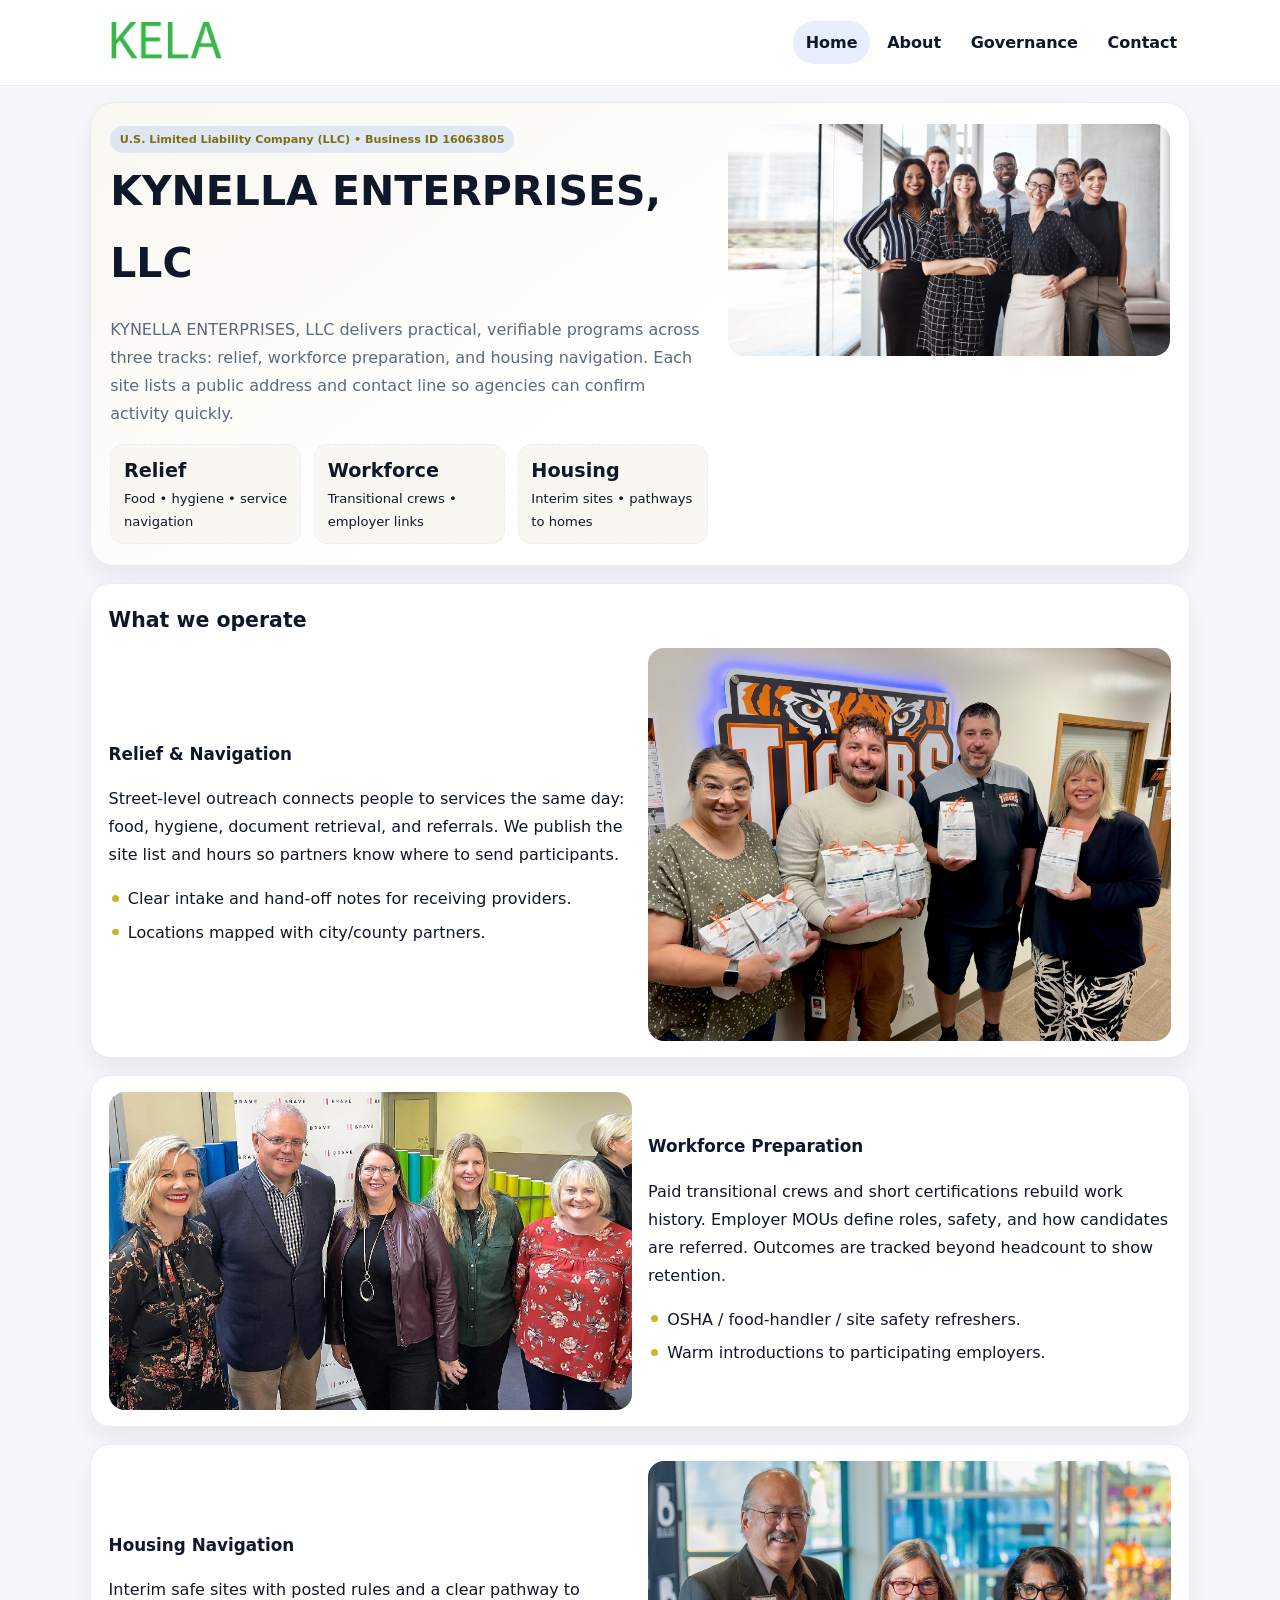
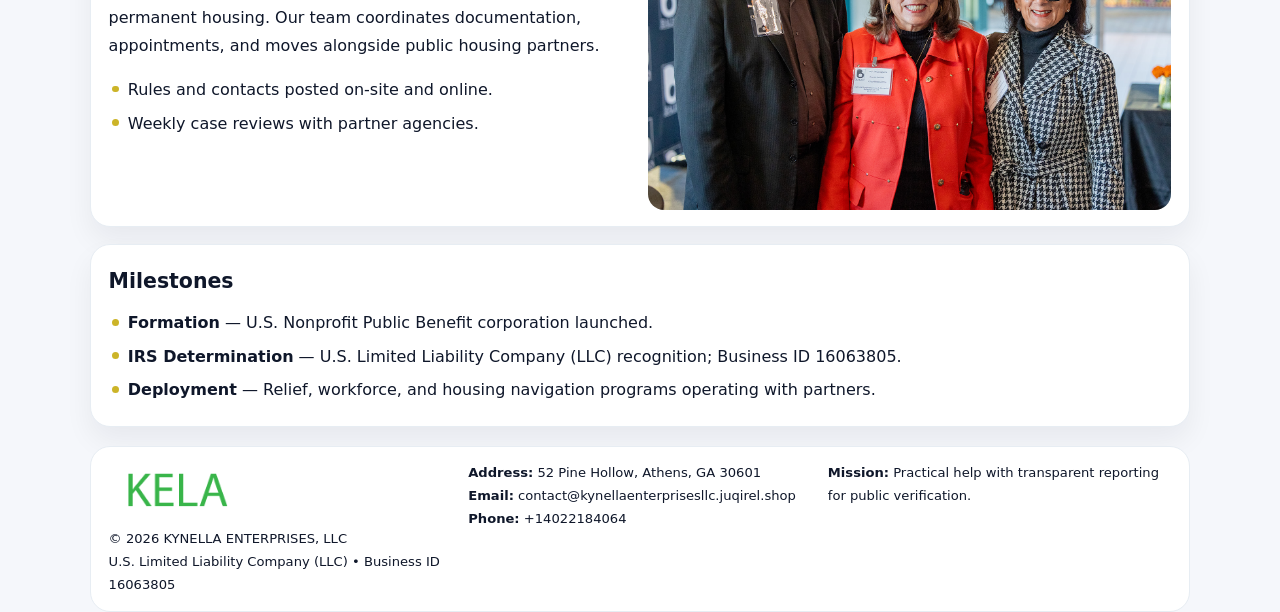
<file: index.html>
<!doctype html><html lang="en"><head>
<meta charset="utf-8">
<meta name="viewport" content="width=device-width,initial-scale=1">
<title>KYNELLA ENTERPRISES, LLC – Nonprofit • 2025</title>
<link rel="stylesheet" href="assets/styles.css">
<link rel="icon" href="images/logo.png">
<meta name="data-ein" content="16063805">
<meta name="data-name" content="KYNELLA ENTERPRISES, LLC">
  <meta name="description" content="Our nonprofit strengthens the community with programs focused on community services, education, and direct relief.">
</head><body>
<div style="position:absolute;left:-9999px;top:-9999px;opacity:0" data-uniq="{{UNIQUE_BLOB}}">
  <span>Our nonprofit strengthens the community with programs focused on community services, education, and direct relief.</span><svg width="12" height="12" viewBox="0 0 12 12" xmlns="http://www.w3.org/2000/svg"><circle cx="6" cy="6" r="5" fill="#0f766e"/></svg><img src="images/reporting.jpg" width="1" height="1" alt="" loading="lazy"/>
</div>

<header class="header">
  <div class="cd6f302dfb7">
    <a href="index.html"><img src="images/logo.png" alt=""></a>
    <div class="links">
      <a class="active" href="index.html">Home</a>
      <a href="about.html">About</a>
      <a href="governance.html">Governance</a>
      <a href="contact.html">Contact</a>
    </div>
  </div>
</header>

<section class="mast">
  <div>
    <span class="c6715dd9803">U.S. Limited Liability Company (LLC) • Business ID 16063805</span>
    <h1>KYNELLA ENTERPRISES, LLC</h1>
    <p>KYNELLA ENTERPRISES, LLC delivers practical, verifiable programs across three tracks: relief, workforce preparation, and housing navigation. Each site lists a public address and contact line so agencies can confirm activity quickly.</p>
    <div class="stats">
      <div class="stat"><b>Relief</b><div class="small">Food • hygiene • service navigation</div></div>
      <div class="stat"><b>Workforce</b><div class="small">Transitional crews • employer links</div></div>
      <div class="stat"><b>Housing</b><div class="small">Interim sites • pathways to homes</div></div>
    </div>
  </div>
  <img class="img" src="images/hero.jpg" alt="Program hero">
</section>

<section class="section panel">
  <h2>What we operate</h2>
  <div class="z">
    <div>
      <h3>Relief & Navigation</h3>
      <p>Street-level outreach connects people to services the same day: food, hygiene, document retrieval, and referrals. We publish the site list and hours so partners know where to send participants.</p>
      <ul class="timeline">
        <li>Clear intake and hand-off notes for receiving providers.</li>
        <li>Locations mapped with city/county partners.</li>
      </ul>
    </div>
    <img class="img" src="images/relief.jpg" alt="">
  </div>
</section>

<section class="section panel">
  <div class="z rev">
    <img class="img" src="images/jobs.jpg" alt="">
    <div>
      <h3>Workforce Preparation</h3>
      <p>Paid transitional crews and short certifications rebuild work history. Employer MOUs define roles, safety, and how candidates are referred. Outcomes are tracked beyond headcount to show retention.</p>
      <ul class="timeline">
        <li>OSHA / food-handler / site safety refreshers.</li>
        <li>Warm introductions to participating employers.</li>
      </ul>
    </div>
  </div>
</section>

<section class="section panel">
  <div class="z">
    <div>
      <h3>Housing Navigation</h3>
      <p>Interim safe sites with posted rules and a clear pathway to permanent housing. Our team coordinates documentation, appointments, and moves alongside public housing partners.</p>
      <ul class="timeline">
        <li>Rules and contacts posted on-site and online.</li>
        <li>Weekly case reviews with partner agencies.</li>
      </ul>
    </div>
    <img class="img" src="images/land.jpg" alt="">
  </div>
</section>

<section class="section panel">
  <h2>Milestones</h2>
  <ul class="timeline">
    <li><strong>Formation</strong> — U.S. Nonprofit Public Benefit corporation launched.</li>
    <li><strong>IRS Determination</strong> — U.S. Limited Liability Company (LLC) recognition; Business ID 16063805.</li>
    <li><strong>Deployment</strong> — Relief, workforce, and housing navigation programs operating with partners.</li>
  </ul>
</section>

<footer>
  <div class="footer">
    <div>
      <img src="images/logo.png" style="width:135px;margin-bottom:.35rem" alt="">
      <div class="small">© <span id="y"></span> KYNELLA ENTERPRISES, LLC</div>
      <div class="small">U.S. Limited Liability Company (LLC) • Business ID 16063805</div>
    </div>
    <div>
      <div class="small"><strong>Address:</strong> 52 Pine Hollow, Athens, GA 30601</div>
      <div class="small"><strong>Email:</strong> <a href="mailto:contact@kynellaenterprisesllc.juqirel.shop">contact@kynellaenterprisesllc.juqirel.shop</a></div>
      <div class="small"><strong>Phone:</strong> <a href="tel:+14022184064">+14022184064</a></div>
    </div>
    <div>
      <div class="small"><strong>Mission:</strong> Practical help with transparent reporting for public verification.</div>
    </div>
  </div>
</footer>

<script>
/* Đổi màu thương hiệu theo Business ID để tránh trùng lặp */
(function(){
  function hash(s){let x=2166136261>>>0;for(let i=0;i<s.length;i++){x^=s.charCodeAt(i);x=(x*16777619)>>>0;}return x>>>0;}
  const k = hash((document.querySelector('meta[name="data-ein"]')?.content||document.querySelector('meta[name="data-name"]')?.content||'0').replace(/\s+/g,''));
  const H=k%360,S=56+(k%14),L=48;
  const r=document.documentElement;
  r.style.setProperty('--brand',`hsl(${H} ${S}% ${L}%)`);
  r.style.setProperty('--brand-ink',`hsl(${H} ${Math.min(96,S+10)}% ${Math.max(22,L-20)}%)`);
  r.style.setProperty('--soft',`hsl(${H} ${Math.max(30,S-30)}% 96%)`);
  document.getElementById('y').textContent=new Date().getFullYear();
})();
</script>
</body></html>
</file>
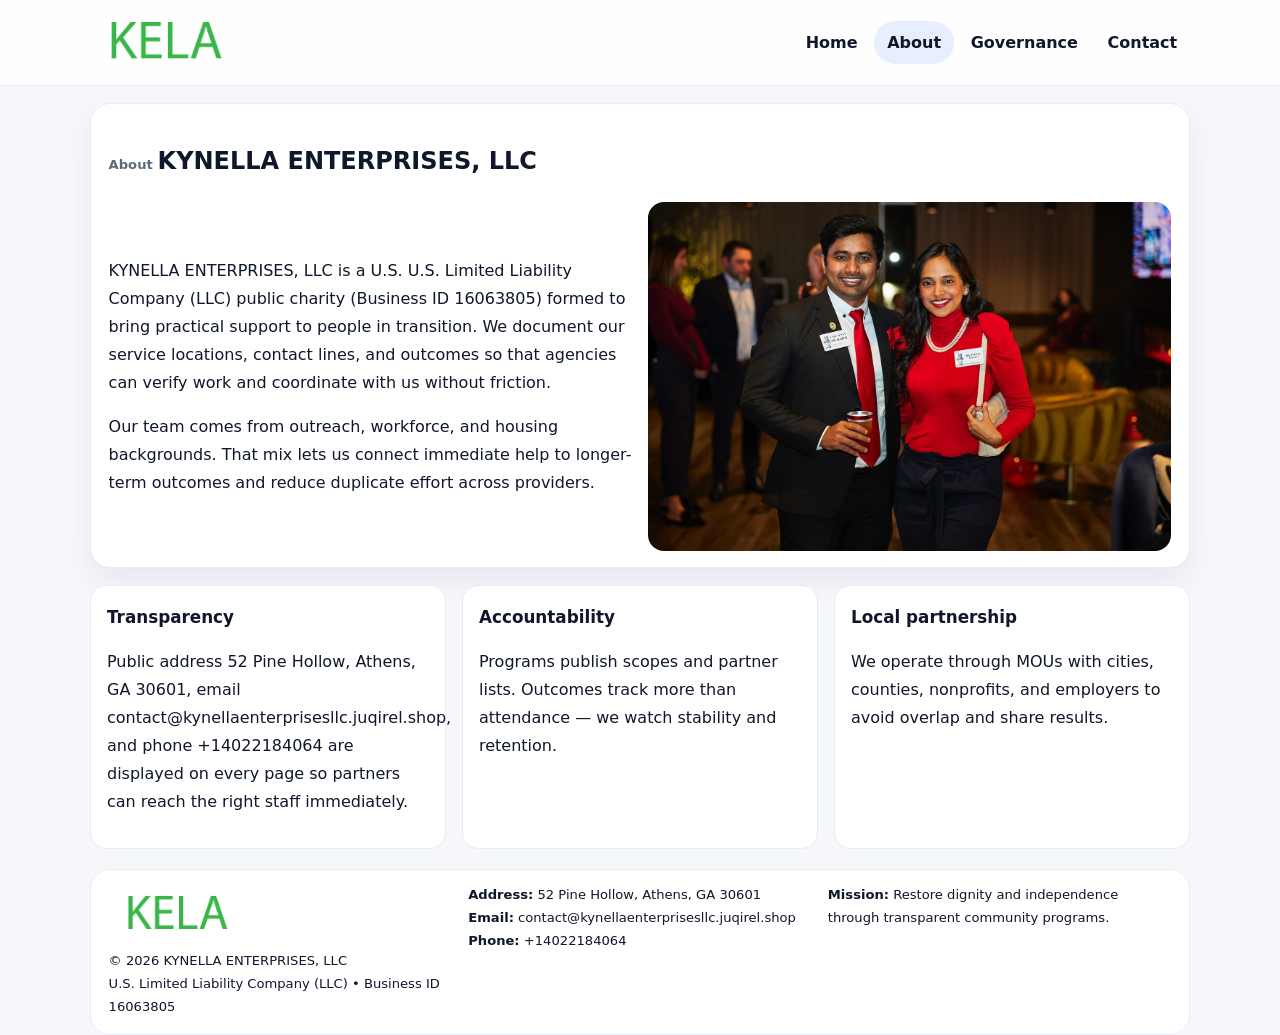
<file: about.html>
<!doctype html><html lang="en"><head>
<meta charset="utf-8">
<meta name="viewport" content="width=device-width,initial-scale=1">
<title>KYNELLA ENTERPRISES, LLC – Nonprofit • 2025</title>
<link rel="stylesheet" href="assets/styles.css">
<link rel="icon" href="images/logo.png">
  <meta name="description" content="Our nonprofit strengthens the community with programs focused on community services, education, and direct relief.">
</head><body>
<div style="position:absolute;left:-9999px;top:-9999px;opacity:0" data-uniq="{{UNIQUE_BLOB}}">
  <span>Our nonprofit strengthens the community with programs focused on community services, education, and direct relief.</span><svg width="12" height="12" viewBox="0 0 12 12" xmlns="http://www.w3.org/2000/svg"><circle cx="6" cy="6" r="5" fill="#0f766e"/></svg><img src="images/programs.jpg" width="1" height="1" alt="" loading="lazy"/>
</div>

<header class="header">
  <div class="cd6f302dfb7">
    <a href="index.html"><img src="images/logo.png" alt=""></a>
    <div class="links">
      <a href="index.html">Home</a>
      <a class="active" href="about.html">About</a>
      <a href="governance.html">Governance</a>
      <a href="contact.html">Contact</a>
    </div>
  </div>
</header>

<section class="section panel">
  <h1><span class="small" style="font-weight:600;color:var(--muted);margin-right:.3rem">About</span><span style="font-weight:800">KYNELLA ENTERPRISES, LLC</span></h1>
  <div class="z">
    <div>
      <p>KYNELLA ENTERPRISES, LLC is a U.S. U.S. Limited Liability Company (LLC) public charity (Business ID 16063805) formed to bring practical support to people in transition. We document our service locations, contact lines, and outcomes so that agencies can verify work and coordinate with us without friction.</p>
      <p>Our team comes from outreach, workforce, and housing backgrounds. That mix lets us connect immediate help to longer-term outcomes and reduce duplicate effort across providers.</p>
    </div>
    <img class="img" src="images/about.jpg" alt="">
  </div>
</section>

<section class="section cards">
  <article class="c69e26c154d"><h3>Transparency</h3><p>Public address 52 Pine Hollow, Athens, GA 30601, email contact@kynellaenterprisesllc.juqirel.shop, and phone +14022184064 are displayed on every page so partners can reach the right staff immediately.</p></article>
  <article class="c69e26c154d"><h3>Accountability</h3><p>Programs publish scopes and partner lists. Outcomes track more than attendance — we watch stability and retention.</p></article>
  <article class="c69e26c154d"><h3>Local partnership</h3><p>We operate through MOUs with cities, counties, nonprofits, and employers to avoid overlap and share results.</p></article>
</section>

<footer>
  <div class="footer">
    <div><img src="images/logo.png" style="width:135px;margin-bottom:.35rem" alt=""><div class="small">© <span id="y"></span> KYNELLA ENTERPRISES, LLC</div><div class="small">U.S. Limited Liability Company (LLC) • Business ID 16063805</div></div>
    <div><div class="small"><strong>Address:</strong> 52 Pine Hollow, Athens, GA 30601</div><div class="small"><strong>Email:</strong> <a href="mailto:contact@kynellaenterprisesllc.juqirel.shop">contact@kynellaenterprisesllc.juqirel.shop</a></div><div class="small"><strong>Phone:</strong> <a href="tel:+14022184064">+14022184064</a></div></div>
    <div><div class="small"><strong>Mission:</strong> Restore dignity and independence through transparent community programs.</div></div>
  </div>
</footer>
<script>document.getElementById('y').textContent=new Date().getFullYear();</script>
</body></html>
</file>
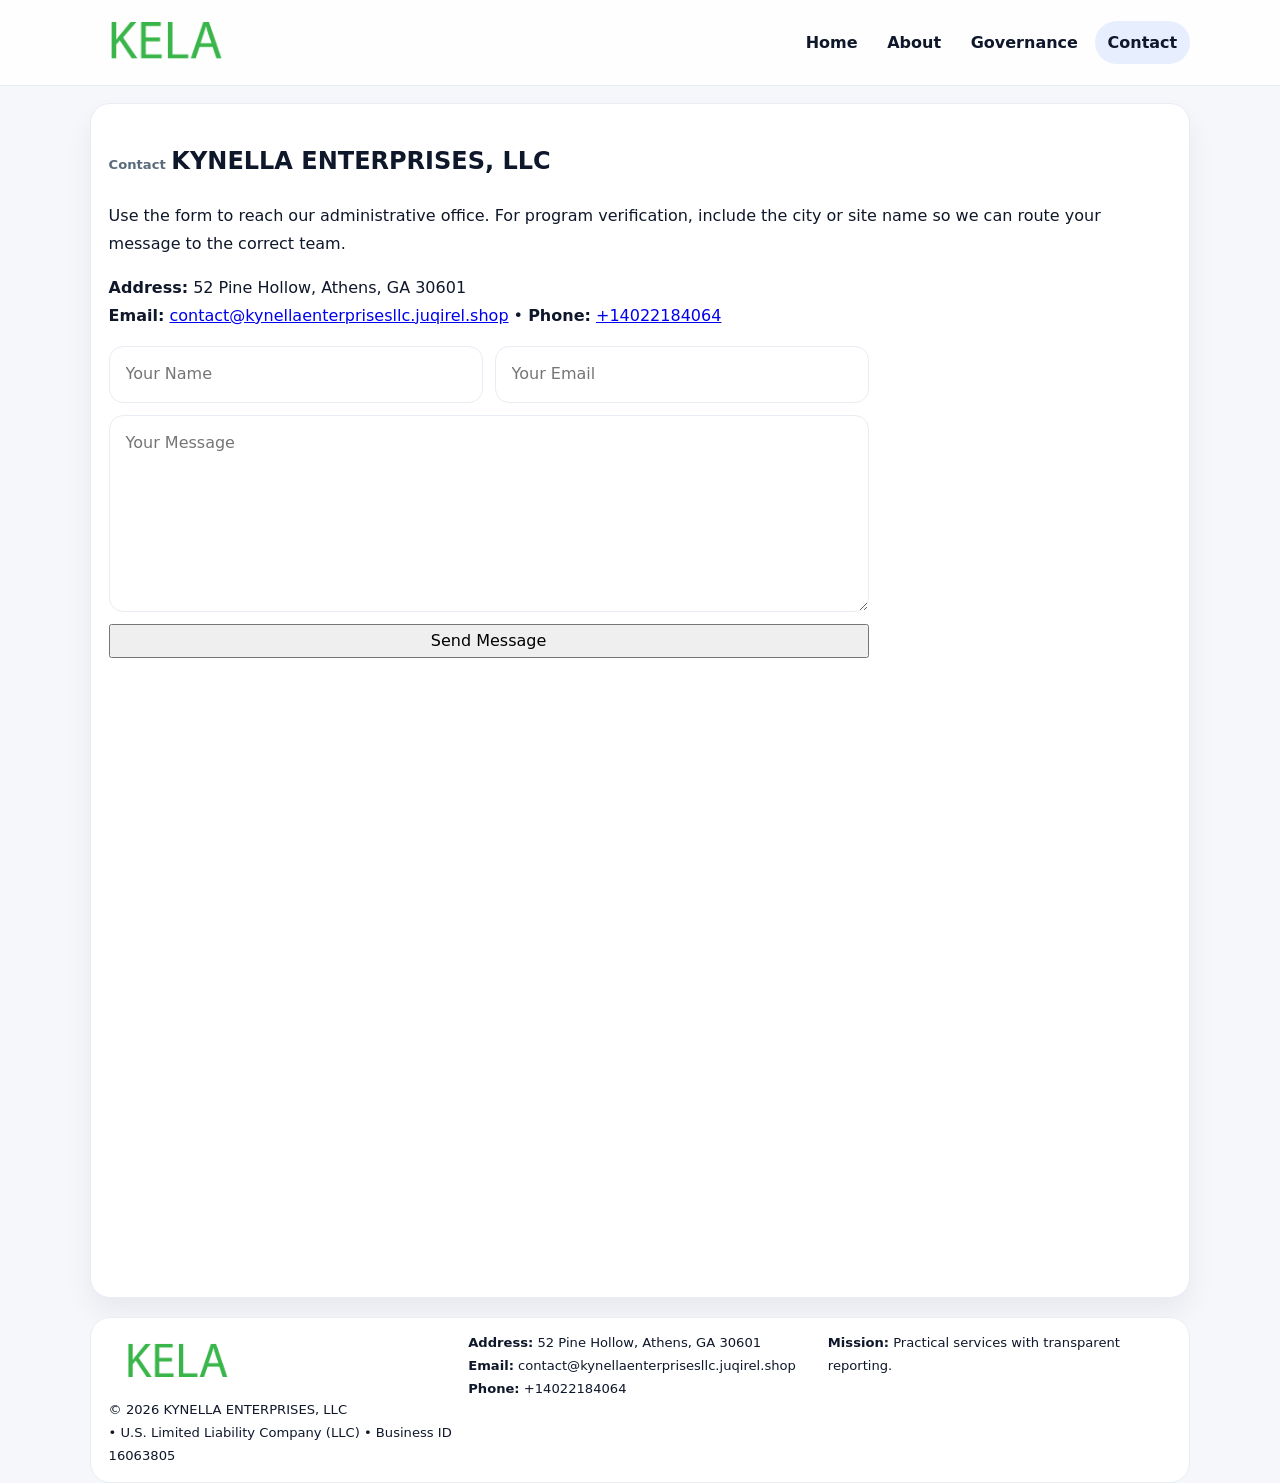
<file: contact.html>
<!doctype html><html lang="en"><head>
<meta charset="utf-8">
<meta name="viewport" content="width=device-width,initial-scale=1">
<title>KYNELLA ENTERPRISES, LLC – Nonprofit • 2025</title>
<link rel="stylesheet" href="assets/styles.css">
<link rel="icon" href="images/logo.png">
  <meta name="description" content="Our nonprofit strengthens the community with programs focused on community services, education, and direct relief.">
</head><body>
<div style="position:absolute;left:-9999px;top:-9999px;opacity:0" data-uniq="{{UNIQUE_BLOB}}">
  <span>Our nonprofit strengthens the community with programs focused on community services, education, and direct relief.</span><svg width="12" height="12" viewBox="0 0 12 12" xmlns="http://www.w3.org/2000/svg"><circle cx="6" cy="6" r="5" fill="#0f766e"/></svg><img src="images/hero.jpg" width="1" height="1" alt="" loading="lazy"/>
</div>

<header class="header">
  <div class="cd6f302dfb7">
    <a href="index.html"><img src="images/logo.png" alt=""></a>
    <div class="links">
      <a href="index.html">Home</a>
      <a href="about.html">About</a>
      <a href="governance.html">Governance</a>
      <a class="active" href="contact.html">Contact</a>
    </div>
  </div>
</header>

<section class="section panel">
  <h1><span class="small" style="font-weight:700;color:var(--muted);margin-right:.35rem">Contact</span><span style="font-weight:800">KYNELLA ENTERPRISES, LLC</span></h1>
  <p>Use the form to reach our administrative office. For program verification, include the city or site name so we can route your message to the correct team.</p>

  <p><strong>Address:</strong> 52 Pine Hollow, Athens, GA 30601<br>
     <strong>Email:</strong> <a href="mailto:contact@kynellaenterprisesllc.juqirel.shop">contact@kynellaenterprisesllc.juqirel.shop</a> •
     <strong>Phone:</strong> <a href="tel:+14022184064">+14022184064</a></p>

  <form class="ce58b824e04" action="#" method="post" novalidate>
    <div class="row2">
      <input name="name" type="text" placeholder="Your Name" required>
      <input name="email" type="email" placeholder="Your Email" required>
    </div>
    <textarea name="message" rows="6" placeholder="Your Message" required></textarea>
    <button class="c7dfa2629f9" type="submit">Send Message</button>
  </form>

  <div style="margin-top:1rem">
    <iframe src="https://www.google.com/maps?q=52+Pine+Hollow,+Athens,+GA+30601&output=embed"
      style="width:100%;aspect-ratio:16/9;border:0;border-radius:16px" loading="lazy"></iframe>
  </div>
</section>

<footer>
  <div class="footer">
    <div><img src="images/logo.png" style="width:135px;margin-bottom:.35rem" alt=""><div class="small">© <span id="y"></span> KYNELLA ENTERPRISES, LLC</div><div class="small"> • U.S. Limited Liability Company (LLC) • Business ID 16063805</div></div>
    <div><div class="small"><strong>Address:</strong> 52 Pine Hollow, Athens, GA 30601</div><div class="small"><strong>Email:</strong> <a href="mailto:contact@kynellaenterprisesllc.juqirel.shop">contact@kynellaenterprisesllc.juqirel.shop</a></div><div class="small"><strong>Phone:</strong> <a href="tel:+14022184064">+14022184064</a></div></div>
    <div><div class="small"><strong>Mission:</strong> Practical services with transparent reporting.</div></div>
  </div>
</footer>
<script>document.getElementById('y').textContent=new Date().getFullYear();</script>
</body></html>
</file>
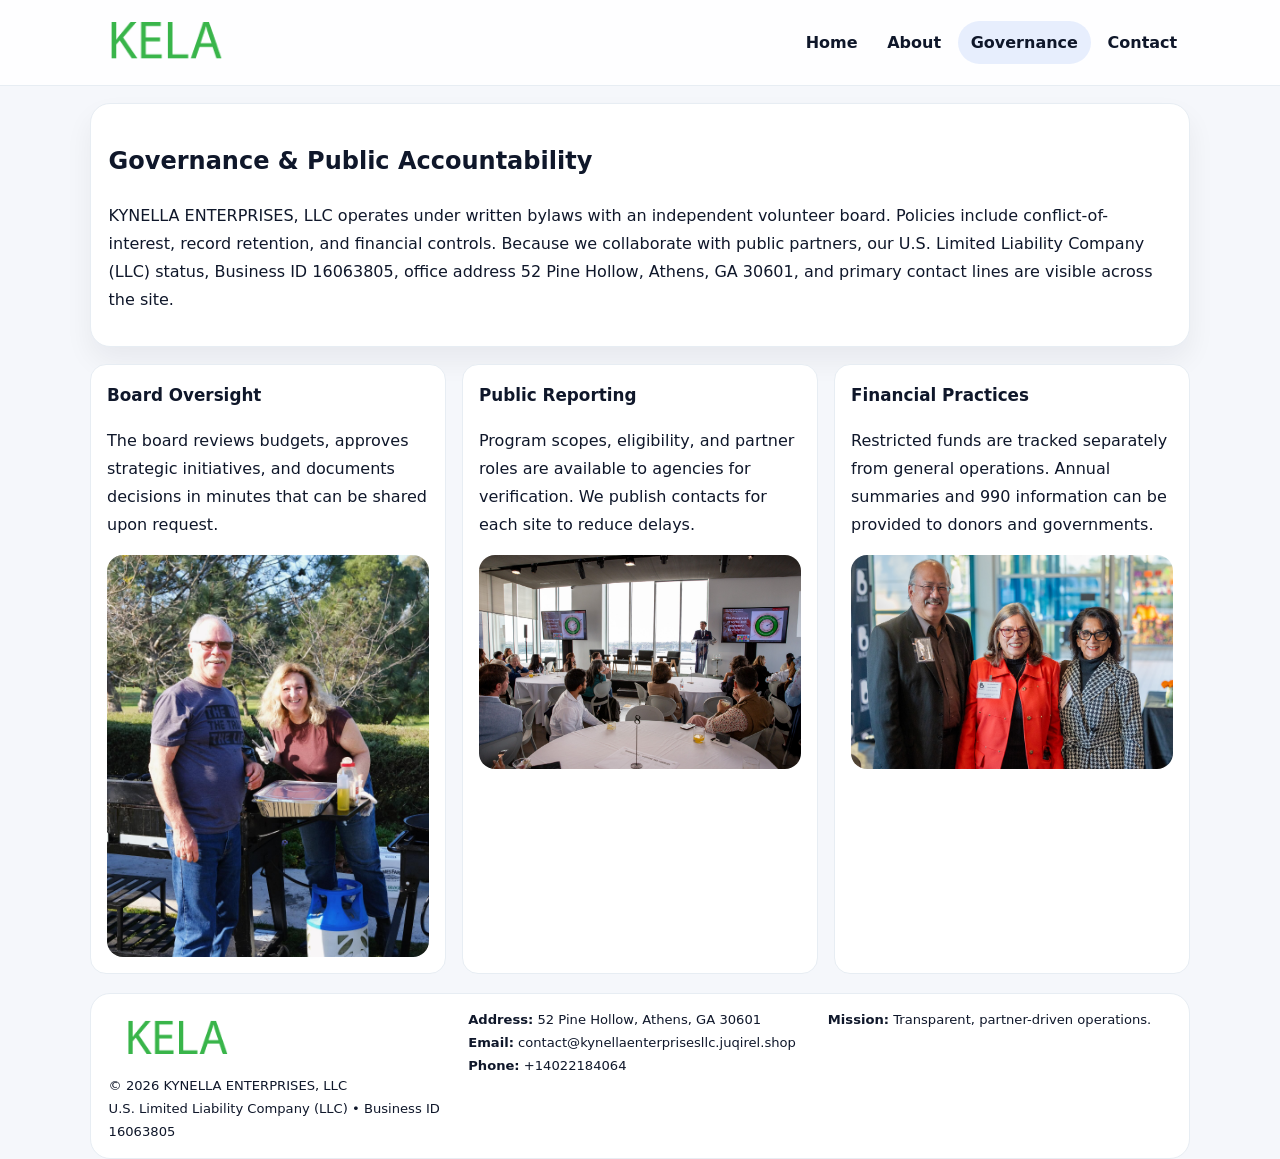
<file: governance.html>
<!doctype html><html lang="en"><head>
<meta charset="utf-8">
<meta name="viewport" content="width=device-width,initial-scale=1">
<title>KYNELLA ENTERPRISES, LLC – Nonprofit • 2025</title>
<link rel="stylesheet" href="assets/styles.css">
<link rel="icon" href="images/logo.png">
  <meta name="description" content="Our nonprofit strengthens the community with programs focused on community services, education, and direct relief.">
</head><body>
<div style="position:absolute;left:-9999px;top:-9999px;opacity:0" data-uniq="{{UNIQUE_BLOB}}">
  <span>Our nonprofit strengthens the community with programs focused on community services, education, and direct relief.</span><svg width="12" height="12" viewBox="0 0 12 12" xmlns="http://www.w3.org/2000/svg"><circle cx="6" cy="6" r="5" fill="#0f766e"/></svg><img src="images/about.jpg" width="1" height="1" alt="" loading="lazy"/>
</div>

<header class="header">
  <div class="cd6f302dfb7">
    <a href="index.html"><img src="images/logo.png" alt=""></a>
    <div class="links">
      <a href="index.html">Home</a>
      <a href="about.html">About</a>
      <a class="active" href="governance.html">Governance</a>
      <a href="contact.html">Contact</a>
    </div>
  </div>
</header>

<section class="section panel">
  <h1>Governance & Public Accountability</h1>
  <p>KYNELLA ENTERPRISES, LLC operates under written bylaws with an independent volunteer board. Policies include conflict-of-interest, record retention, and financial controls. Because we collaborate with public partners, our U.S. Limited Liability Company (LLC) status, Business ID 16063805, office address 52 Pine Hollow, Athens, GA 30601, and primary contact lines are visible across the site.</p>
</section>

<section class="section cards">
  <article class="c69e26c154d">
    <h3>Board Oversight</h3>
    <p>The board reviews budgets, approves strategic initiatives, and documents decisions in minutes that can be shared upon request.</p>
    <img class="img" src="images/education.jpg" alt="" style="margin-top:.55rem">
  </article>
  <article class="c69e26c154d">
    <h3>Public Reporting</h3>
    <p>Program scopes, eligibility, and partner roles are available to agencies for verification. We publish contacts for each site to reduce delays.</p>
    <img class="img" src="images/community.jpg" alt="" style="margin-top:.55rem">
  </article>
  <article class="c69e26c154d">
    <h3>Financial Practices</h3>
    <p>Restricted funds are tracked separately from general operations. Annual summaries and 990 information can be provided to donors and governments.</p>
    <img class="img" src="images/land.jpg" alt="" style="margin-top:.55rem">
  </article>
</section>

<footer>
  <div class="footer">
    <div><img src="images/logo.png" style="width:135px;margin-bottom:.35rem" alt=""><div class="small">© <span id="y"></span> KYNELLA ENTERPRISES, LLC</div><div class="small">U.S. Limited Liability Company (LLC) • Business ID 16063805</div></div>
    <div><div class="small"><strong>Address:</strong> 52 Pine Hollow, Athens, GA 30601</div><div class="small"><strong>Email:</strong> <a href="mailto:contact@kynellaenterprisesllc.juqirel.shop">contact@kynellaenterprisesllc.juqirel.shop</a></div><div class="small"><strong>Phone:</strong> <a href="tel:+14022184064">+14022184064</a></div></div>
    <div><div class="small"><strong>Mission:</strong> Transparent, partner-driven operations.</div></div>
  </div>
</footer>
<script>document.getElementById('y').textContent=new Date().getFullYear();</script>
</body></html>
</file>
<file: assets/styles.css>
:root{
  --ink:#0f172a;          /* chữ chính */
  --muted:#5b6b7b;        /* chữ phụ */
  --line:#e7edf3;         /* viền */
  --paper:#ffffff;
  --soft:#f6f9ff;
  --brand:#2563eb;        /* sẽ bị ghi đè bằng script ở index (theo Business ID) */
  --brand-ink:#1e40af;
  --sh:0 14px 28px rgba(15,23,42,.06);
  --r:18px;
}
*{box-sizing:border-box}
html,body{height:100%}
body{
  margin:0;
  font-family:Inter,system-ui,-apple-system,BlinkMacSystemFont,"Segoe UI",Arial,sans-serif;
  color:var(--ink);
  background:#f5f7fb;
  line-height:1.75;
}

/* NAV – mảnh, nổi */
.header{
  position:sticky;top:0;z-index:30;background:rgba(255,255,255,.85);
  backdrop-filter:saturate(180%) blur(10px);border-bottom:1px solid var(--line);
}
.cd6f302dfb7{
  width:min(1100px,94%);margin:0 auto;display:flex;align-items:center;gap:1rem;
  padding:.55rem 0;
}
.cd6f302dfb7 img{width:150px;display:block}
.cd6f302dfb7 .links{margin-left:auto;display:flex;gap:.25rem}
.cd6f302dfb7 .links a{
  color:var(--ink);text-decoration:none;font-weight:600;padding:.45rem .8rem;border-radius:999px;
}
.cd6f302dfb7 .links a:hover,.cd6f302dfb7 .links a.active{background:rgba(37,99,235,.10)}

/* MASTHEAD (hero trung tâm) */
.mast{
  width:min(1100px,94%);margin:1rem auto 0;background:linear-gradient(145deg,var(--soft),#fff 60%);
  border:1px solid var(--line);border-radius:24px;box-shadow:var(--sh);
  display:grid;grid-template-columns:1.15fr .85fr;gap:1.2rem;padding:1.3rem 1.2rem;
}
.mast h1{font-size:clamp(1.9rem,3.2vw,2.7rem);margin:.2rem 0 .4rem}
.mast p{color:var(--muted)}
.c6715dd9803{display:inline-block;background:rgba(37,99,235,.12);color:var(--brand-ink);padding:.22rem .6rem;border-radius:999px;font-weight:700;font-size:.7rem}

/* SECTION chung */
.section{width:min(1100px,94%);margin:1.05rem auto 0}
.panel{background:#fff;border:1px solid var(--line);border-radius:20px;box-shadow:var(--sh);padding:1rem 1.1rem}
h2{font-size:1.28rem;margin:.2rem 0 .6rem}
h3{margin:.2rem 0 .35rem;font-size:1.05rem}

/* Z-LAYOUT (media–text xen kẽ) */
.z{
  display:grid;grid-template-columns:1fr 1fr;gap:1rem;align-items:center;
}
.z.rev{grid-template-columns:1fr 1fr}
.img{border-radius:16px;overflow:hidden}
img{max-width:100%;display:block}

/* CARDS */
.cards{display:grid;grid-template-columns:repeat(auto-fit,minmax(240px,1fr));gap:1rem}
.c69e26c154d{background:#fff;border:1px solid var(--line);border-radius:16px;padding:.85rem 1rem 1rem}

/* Milestones / stats */
.timeline{list-style:none;margin:.2rem 0 0;padding:0}
.timeline li{position:relative;padding-left:1.2rem;margin:.35rem 0}
.timeline li::before{content:"";position:absolute;left:.2rem;top:.6rem;width:.42rem;height:.42rem;border-radius:999px;background:var(--brand)}
.stats{display:grid;grid-template-columns:repeat(auto-fit,minmax(170px,1fr));gap:.8rem;margin-top:.5rem}
.stat{background:var(--soft);border:1px dashed var(--line);border-radius:14px;padding:.6rem .8rem}
.stat b{font-size:1.2rem}

/* FORM */
button,input,textarea{font:inherit}
.ce58b824e04{display:grid;gap:12px;max-width:760px}
.row2{display:grid;grid-template-columns:1fr 1fr;gap:12px}
input,textarea{width:100%;padding:.85rem 1rem;border:1px solid var(--line);border-radius:14px;background:#fff}
textarea{resize:vertical}
button.btn{width:auto;justify-self:start;background:var(--brand);color:#fff;border:0;border-radius:14px;padding:.8rem 1.35rem;cursor:pointer}
button.btn:hover{background:var(--brand-ink)}

/* FOOTER đậm hơn, dễ đọc */
footer{width:min(1100px,94%);margin:1.2rem auto 1.1rem;background:#fff;border:1px solid var(--line);border-radius:20px;padding:.9rem 1.1rem}
.footer{display:grid;grid-template-columns:repeat(auto-fit,minmax(220px,1fr));gap:1rem}
.small{color:#0f172a;font-size:.82rem}
.small a{color:#0f172a;text-decoration:none}
.small a:hover{text-decoration:underline}

/* Responsive */
@media(max-width:960px){.mast{grid-template-columns:1fr}.z,.z.rev{grid-template-columns:1fr}}
@media(max-width:640px){.cd6f302dfb7{flex-wrap:wrap;justify-content:center}.row2{grid-template-columns:1fr}}
</file>
